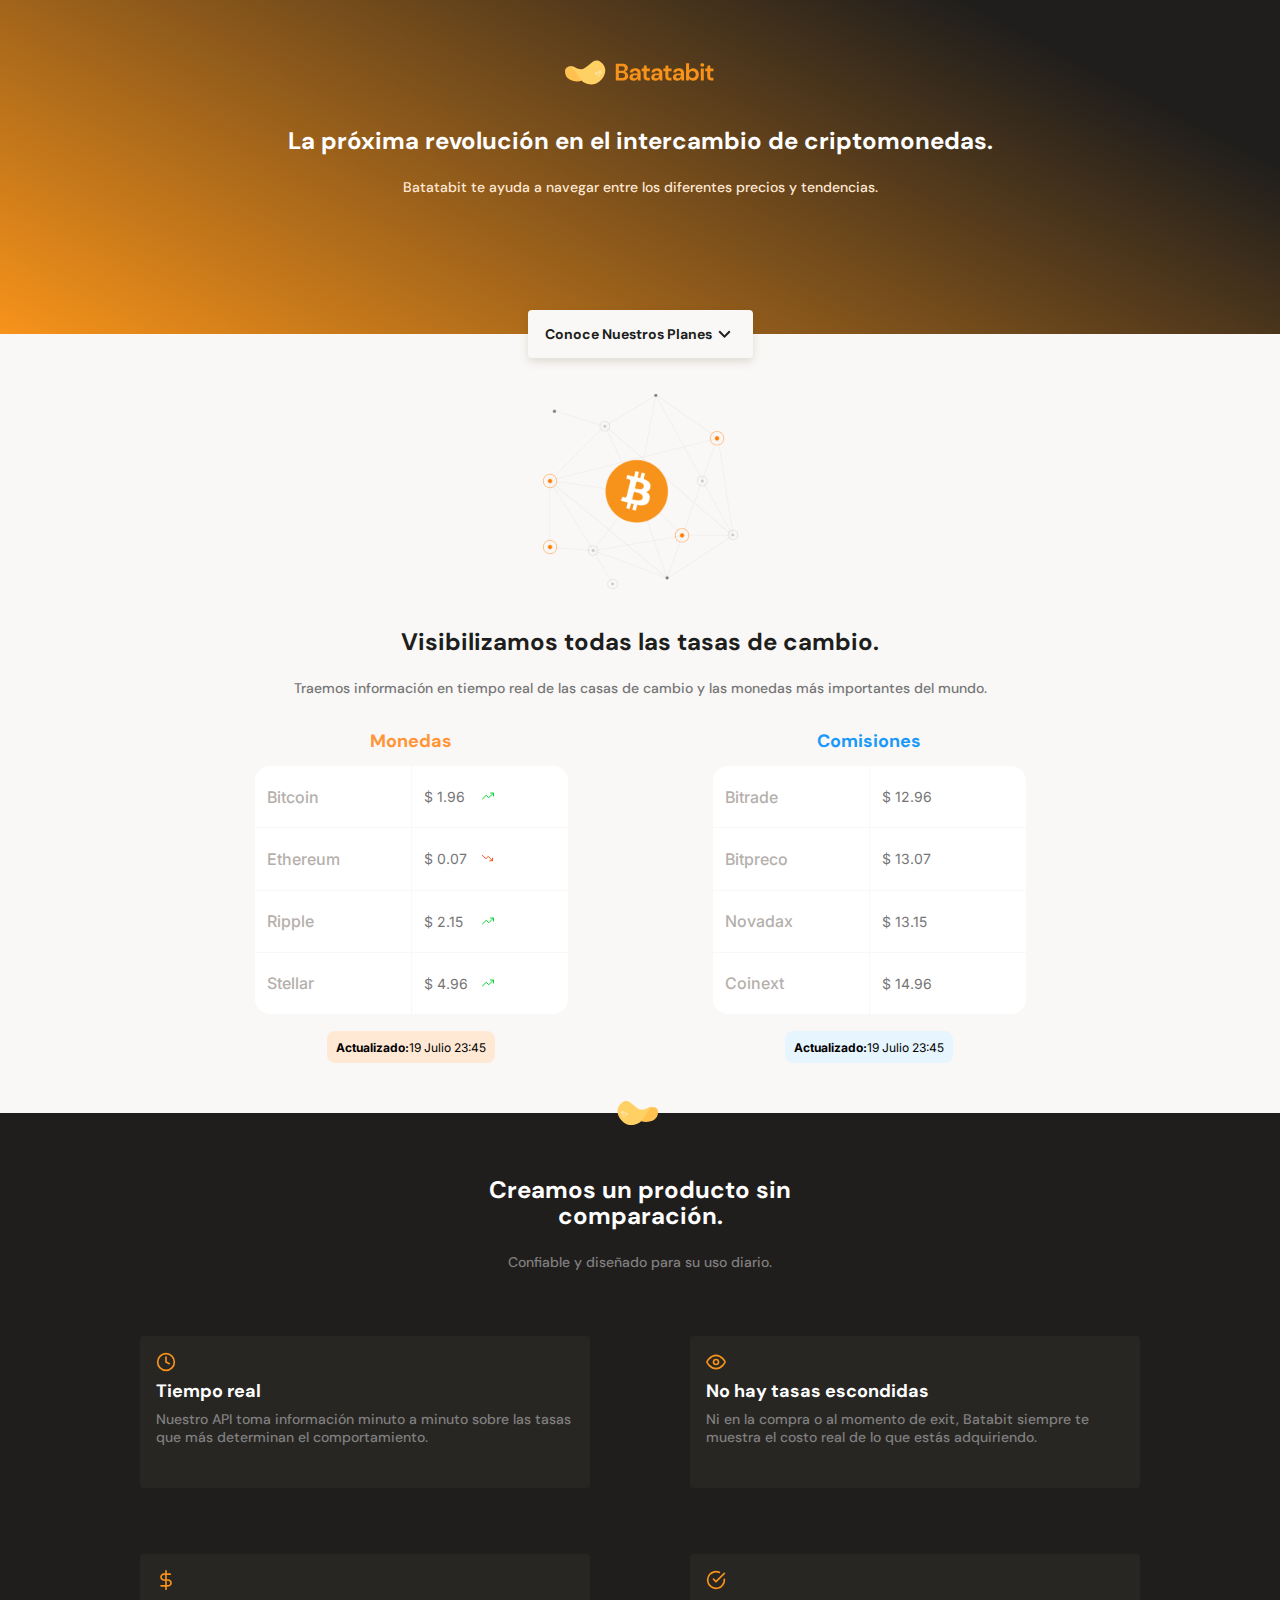
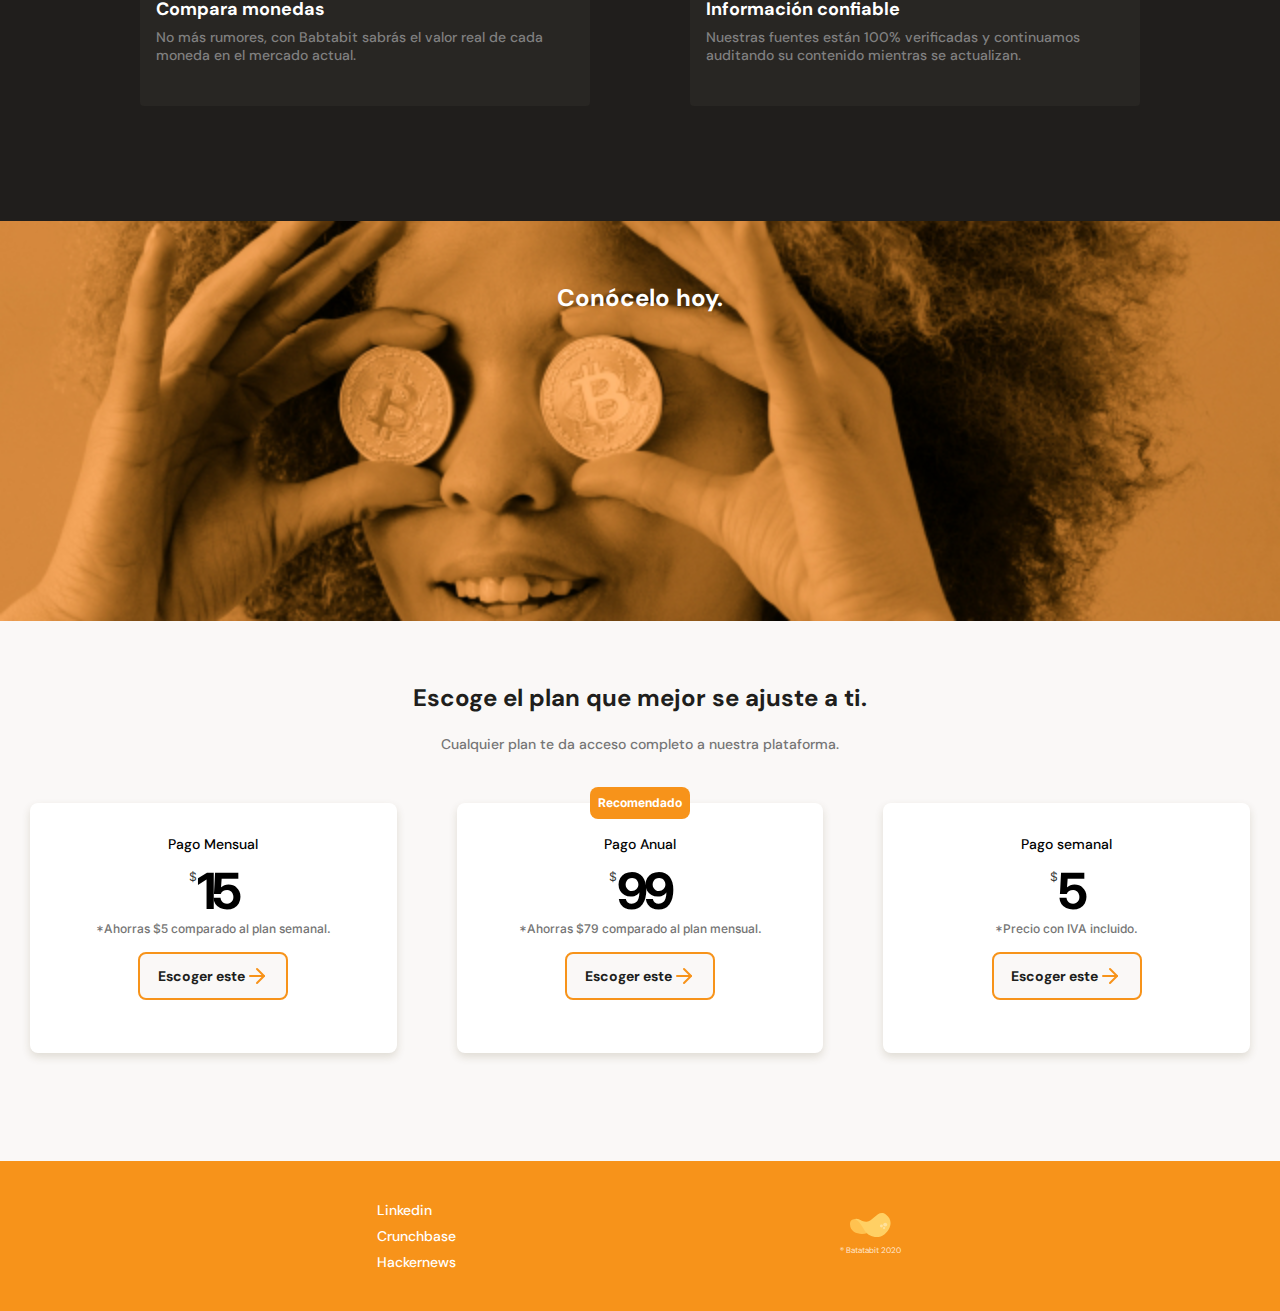
<file: index.html>
<!DOCTYPE html>
<html lang="en">
<head>
    <meta charset="UTF-8">
    <meta http-equiv="X-UA-Compatible" content="IE=edge">
    <meta name="viewport" content="width=device-width, initial-scale=1.0">
    <link rel="stylesheet" href="./css/style.css">
    <link rel="stylesheet" href="./css/desktop.css" media="screen and (min-width: 1024px)">
    <link rel="preconnect" href="https://fonts.googleapis.com">
    <link rel="preconnect" href="https://fonts.gstatic.com" crossorigin>
    <link href="https://fonts.googleapis.com/css2?family=DM+Sans:wght@400;500;700&family=Inter:wght@300;500;700&display=swap" rel="stylesheet">
    <title>Document</title>
</head>
<body>
    <header>
        <figure>
            <img src="./assets/images/Group_19.svg" alt="" class="logo">
        </figure>
        <div class="header--title-container">
            <h1>La próxima revolución en el intercambio de criptomonedas.</h1>
            <p>Batatabit te ayuda a navegar entre los diferentes precios y tendencias.</p>
            <a href="#plans" class="header--button"> Conoce Nuestros Planes <span></span></a>
        </div>
    </header>

    <main>
        <section class="main-exchange-container">
            <div class="backgroundImg"></div>
            <div class="main-exchange-container--title"> 
                <h2>Visibilizamos todas las tasas de cambio.</h2>
                <p>Traemos información en tiempo real de las casas de cambio y las monedas más importantes del mundo.</p>
            </div>
            <section class="main-tables-container">
                <div class="main-currency-table">

                    <p class="currency-table--title">Monedas</p>
                    <div class="currency-table--container">
                        <table >
                           <tbody>
                            <tr>
                                <td class="table__top-left table__left">Bitcoin</td>
                                <td class="table__top-right table__right"><p>$ 1.96</p><span class="table-item__trending-up"></span></td>
                            </tr>
                            <tr>
                                <td class="table__left">Ethereum</td>
                                <td class="table__right"><p>$ 0.07</p><span class="table-item__trending-down"></span></td>
                            </tr>
                            <tr>
                                <td class="table__left">Ripple</td>
                                <td class="table__right"><p>$ 2.15</p><span class="table-item__trending-up"></span></td>
                            </tr>
                            <tr>
                                <td class="table__bottom-left table__left">Stellar</td>
                                <td class="table__bottom-right table__right"><p>$ 4.96</p><span class="table-item__trending-up"></span></td>
                            </tr>
                           </tbody>
                        </table>
                        
                    </div>
                    
                    <p class="currency-table--date"><b>Actualizado: </b> 19 Julio 23:45</p>
                </div>
                <div class="main-commission-table">

                    <p class="commission-table--title">Comisiones</p>
                    <div class="currency-table--container">
                        <table >
                            <tr>
                                <td class="table__top-left table__left">Bitrade</td>
                                <td class="table__top-right table__right">$ 12.96</td>
                            </tr>
                            <tr>
                                <td class="table__left">Bitpreco</td>
                                <td class="table__right">$ 13.07</td>
                            </tr>
                            <tr>
                                <td class="table__left">Novadax</td>
                                <td class="table__right">$ 13.15</td>
                            </tr>
                            <tr>
                                <td class="table__bottom-left table__left">Coinext</td>
                                <td class="table__bottom-right table__right">$ 14.96</td>
                            </tr>
                        </table>
                       
                    </div>
                    <p class="commission-table--date"><b>Actualizado: </b> 19 Julio 23:45</p>
                </div>
               
            </section>
            <div class="table-container--bottom"> <span class="table-container--bottom-icon"></span></div>
        </section>

        <section class="main-info-container">
            <div class="main-info-container--title">
                <h2>Creamos un producto sin comparación.</h2>
                <p>Confiable y diseñado para su uso diario.</p>
            </div>
            <section class="info-box--container">
                <div class="info-box">
                    <span class="info-box__icon clock"></span>
                    <p class="info-box__title">Tiempo real</p>
                    <p class="info-box__text">Nuestro API toma información minuto a minuto sobre las tasas que más determinan el comportamiento.</p>
                </div>
                <div class="info-box">
                    <span class="info-box__icon eye"></span>
                    <p class="info-box__title">No hay tasas escondidas</p>
                    <p class="info-box__text">Ni en la compra o al momento de exit, Batabit siempre te muestra el costo real de lo que estás adquiriendo.</p>
                </div>
                <div class="info-box">
                    <span class="info-box__icon dollar-sign"></span>
                    <p class="info-box__title">Compara monedas</p>
                    <p class="info-box__text">No más rumores, con Babtabit sabrás el valor real de cada moneda en el mercado actual.</p>
                </div>
                <div class="info-box">
                    <span class="info-box__icon check-circle"></span>
                    <p class="info-box__title">Información confiable</p>
                    <p class="info-box__text">Nuestras fuentes están 100% verificadas y continuamos auditando su contenido mientras se actualizan.</p>
                </div>
            </section>
        </section>

        <section class="bitcoin-img-container">
            <h2>Conócelo hoy.</h2>
        </section>

        <section class="main-plans-container" id="plans">
            
            <div class="main-plans-container--title">
                <h2>Escoge el plan que mejor se ajuste a ti.</h2>
                <p>Cualquier plan te da acceso completo a nuestra plataforma.</p>
            </div>
            <section class="plan-prices-container">
                <div class="plan-prices">
                    
                    <div class="plan-info">
                        <p class="plan-info--subscription-time">Pago Mensual</p>
                        <div class="plan-info--subscription-price">
                            <p>$</p>
                            <p>15</p>
                        </div>
                        <div class="plan-info--discount">
                            <p>*Ahorras $5 comparado al plan semanal.</p>
                        </div>
                        
                    </div>

                    <div class="plan-info--price-select-container">
                        <a href="#" class="plan-info--price-select"><p>Escoger este</p> <span class="price-select--icon"></span></a>
                    </div>
                </div>
                <div class="plan-prices ">
                    <div class="recommended">
                        <p>Recomendado</p>
                    </div>

                    <div class="plan-info">
                        <p class="plan-info--subscription-time">Pago Anual</p>
                        <div class="plan-info--subscription-price">
                            <p>$</p>
                            <p>99</p>
                        </div>
                        <div class="plan-info--discount">
                            <p>*Ahorras $79 comparado al plan mensual.</p>
                        </div>
                        
                    </div>

                    <div class="plan-info--price-select-container">
                        <a href="#" class="plan-info--price-select"><p>Escoger este</p> <span class="price-select--icon"></span></a>
                    </div>
                </div>
                <div class="plan-prices ">

                    <div class="plan-info">
                        <p class="plan-info--subscription-time">Pago semanal</p>
                        <div class="plan-info--subscription-price">
                            <p>$</p>
                            <p>5</p>
                        </div>
                        <div class="plan-info--discount">
                            <p>*Precio con IVA incluido.</p>
                        </div>
                        
                    </div>

                    <div class="plan-info--price-select-container">
                        <a href="#" class="plan-info--price-select"><p>Escoger este</p> <span class="price-select--icon"></span></a>
                    </div>
                </div>
            </section>
            
        </section>
    </main>

    <footer>
        <div class="footer_links-container">
            <a href="#">Linkedin</a>
            <a href="#">Crunchbase</a>
            <a href="#">Hackernews</a>
        </div>
        <div class="footer-icon-container">
            <span class="footer-icon"></span>
            <p>® Batatabit 2020</p>
        </div>
    </footer>
</body>
</html>
</file>
<file: css/style.css>
* {box-sizing: border-box; margin: 0; padding: 0;}

:root 
{
 --linear_gradient: #F7931A; 
 --bitcoin_orange: #F7931A;
 --soft_orange: #FFE9D5;
 --secondary_blue: #1A9AF7;
 --soft_blue: #E7F5FF;
 --black: #000;
 --warm_black: #201E1C; 
 --warm_black_2: #282623;
 --gray: #BABABA;
 --gray-2: #B5B0AC;
 --silver: #757575;
 --off_white: #FAF8F7;
 --white: #ffffff; 
}

html {
    font-size: 62.5%;
    font-family: 'DM Sans', sans-serif;
}

header {
    position: relative; 
    display: flex; 
    flex-direction: column;
    justify-content: center; 
    width: 100%; 
    min-width: 320px; 
    height: 334px; 
    text-align: center; 
    background: linear-gradient(207.8deg, #201E1C 16.69%, #F7931A 100%); }

.logo {
    width: 150px; 
    height: 25px;
    margin-top: 60px;}

.header--title-container {
    display: flex;
    flex-direction: column;
    align-items: center;
    width: 90%;
    min-width: 288px;
    max-width: 900px;
    height: 250px;
    margin-top: 40px;
    align-self: center;}


.header--title-container h1 {
    color: var(--white); 
    font-weight: 700; 
    font-size: 2.4rem; 
    line-height: 2.6rem;}
.header--title-container p {
    color: var(--soft_orange); 
    font-weight: 500; 
    font-size: 1.4rem; 
    line-height: 18px;
    margin-top: 24px;}
.header--button{display: flex; 
    justify-content: center; 
    align-items: center;
    width: 225px; 
    height: 48px; 
    position: absolute;
    bottom: -24px;
    background-color: var(--off_white);
    font-size: 1.4rem;
    font-weight: 700;
    text-decoration: none;
    color: var(--warm_black);
    border-radius: 4px;
    box-shadow: 0px 4px 8px rgba(89, 73, 30, 0.16);}
    .header--button span {
        display: flex;
        background-image: url('../assets/icons/mdi_keyboard_arrow_down.svg');
        width: 24px;
        height: 24px;}




    main {
        width: 100%; 
        height: auto; 
        background-color: var(--off_white);}
    .main-exchange-container {
        width: 100%;
        height: auto;
        display: flex; 
        flex-direction: column;
        position: relative;
        align-items: center;
        text-align: center;}
    .backgroundImg {
        width: 195px; 
        height: 195px; 
        margin-top: 60px; 
        background-image: url('../assets/images/Bitcoin.svg'); 
        background-size: contain;}
    .main-exchange-container--title h2 {
        font-weight: 700;
        font-size: 2.4rem;
        line-height: 2.6rem;
        color: var(--warm_black);
        margin-top: 40px;}
    .main-exchange-container--title p {
        font-weight: 500;
        font-size: 1.4rem;
        line-height: 1.8rem;
        color: var(--silver);
        margin-top: 24px;}


.main-tables-container {margin-top: 32px; display: flex; flex-direction: column; position: relative; width: 100%; }
.currency-table--title {text-align: center; color: #FF9536; font-size: 1.8rem; font-weight: 700;}     
.currency-table--container {width:90%; height: 250px; min-width: 230px; max-width: 350px; position: relative; margin: 0 auto;}   
 table {width: 100%; height: 100%;  margin-top: 12px; border-radius: 15px; border-spacing: 1px;}
 .currency-table--container td {background-color: var(--white);}

.table__top-left {border-radius: 15px 0 0 0;}
.table__left {
    font-size: 1.6rem; 
    font-family: 'Inter', sans-serif; 
    text-align: start; 
    font-weight: 500; 
    color: var(--gray-2); 
    padding: 10px 12px; 
    width: 50%;}
.table__bottom-left {border-radius: 0 0 0 15px;}
    
.table__top-right {border-radius: 0 15px 0 0;}    
.table__right {
    font-size: 1.4rem; 
    font-family: 'Inter', sans-serif; 
    text-align: start; 
    font-weight: 400; 
    color: var(--silver); 
    padding: 10px 12px;}
.table__bottom-right {border-radius: 0 0 15px 0;}

.table__right p {display: inline-block; width: 48px;}
.table-item__trending-up {
    display: inline-block; 
    margin-left: 10px;
    width: 12px; 
    height: 12px; 
    background-image: url('../assets/icons/trending-up\ 1.svg'); 
    background-size: contain;
    background-position: center; 
    background-repeat:no-repeat;}
.table-item__trending-down {
    display: inline-block; 
    margin-left: 10px; 
    width: 12px; 
    height: 12px; 
    background-image: url('../assets/icons/trending-down\ 1.svg'); 
    background-size: contain; 
    background-position: center; 
    background-repeat:no-repeat; }

.currency-table--date{
    background-color: var(--soft_orange); 
    width: 168px; 
    height: 32px; 
    font-family: 'Inter', sans-serif; 
    font-weight: 400; 
    font-size: 1.2rem; 
    display: flex; 
    align-self: center;
    align-items: center; 
    margin: 16px auto 40px auto;
    justify-content: center; 
    border-radius: 8px;}
    



.main-currency-table {display: block; width: 70%; min-width: 235px; max-width: 400px; margin: 0 auto;}

.commission-table--title {text-align: center; color: var(--secondary_blue); font-size: 1.8rem; font-weight: 700;}

.commission-table--date{
    background-color: var(--soft_blue); 
    width: 168px; 
    height: 32px; 
    font-family: 'Inter', sans-serif; 
    font-weight: 400; 
    font-size: 1.2rem; 
    display: flex; 
    align-self: center;
    align-items: center; 
    margin: 16px auto 0 auto;
    justify-content: center; 
    border-radius: 8px; margin-bottom: 50px;}



.main-commission-table {display: block; width: 70%; min-width: 235px; max-width: 400px; margin: 0 auto;}

.table-container--bottom {display: flex;  width: 60px; height: 24px; position: absolute; bottom: -12px;  }
.table-container--bottom-icon {
    display: flex;
    width: 100%; 
    height: 100%;
    background-image: url('../assets/images/Group_18.svg');
    background-size:contain;
    background-position: center;
    background-repeat: no-repeat;
    transform: rotateY(180deg);
    z-index: 50;}




.main-info-container {
    width: 100%;
    height: 900px; 
    background-color: var(--warm_black);
    position: relative;
    text-align: center;}

.main-info-container--title h2 {
    width: 90%;
    margin: 0 auto;
    color: var(--white);
    font-size: 2.4rem; 
    line-height: 2.6rem;
    font-weight: 700;
    padding-top: 64px;
    }

.main-info-container--title p {
    color: #808080;
    font-size: 1.4rem; 
    line-height: 1.8rem;
    font-weight: 500;
    padding-top: 24px;
    }

.info-box--container {
    width: 100%;
    height: auto;
    display: flex;
    flex-direction: column;
    align-items: center;}


.info-box {
    width: 90%;
    min-width: 288px;
    max-width: 400px;
    height: 152px;
    background-color: var(--warm_black_2);
    margin-top: 16px;
    border-radius: 4px;
    padding: 16px;
    text-align: start;}
.info-box:first-child {margin-top: 32px;}
.info-box__icon {
    display: block;
    width: 20px;
    height: 20px;
}
.clock {
    background-image: url('../assets/icons/clock_1.svg');
    background-size: contain;
    background-repeat: no-repeat;
    background-position: center;
}
.eye {
    background-image: url('../assets/icons/eye_1.svg');
    background-size: contain;
    background-repeat: no-repeat;
    background-position: center;
}
.dollar-sign {
    background-image: url('../assets/icons/dollar-sign_1.svg');
    background-size: contain;
    background-repeat: no-repeat;
    background-position: center;
}
.check-circle {
    background-image: url('../assets/icons/check-circle.svg');
    background-size: contain;
    background-repeat: no-repeat;
    background-position: center;
}


.info-box__title {
    font-size: 1.8rem;
    line-height: 1.8rem;
    font-weight: 700;
    color: var(--white);
    margin: 10px 0;
}
.info-box__text {
    font-size: 1.4rem;
    line-height: 1.8rem;
    font-weight: 500;
    color: #808080;
}




.bitcoin-img-container {
    width: 100%; 
    height: 400px; 
    background-image: url('../assets/images/bitcoinbaby_1.jpg');
    background-size: cover;
    background-repeat: no-repeat;
    background-position:center}
.bitcoin-img-container h2 {
    font-size: 2.4rem;
    font-weight: 700;
    line-height: 2.6rem;
    text-align: center;
    color: var(--white);
    padding-top: 64px;
}




.main-plans-container {width: 100%; height: 540px;}

.main-plans-container--title {
    width: 90%;
    height: auto;
    margin: 0 auto;
    text-align: center;}
.main-plans-container--title h2 {
    font-size: 2.4rem;
    font-weight: 700;
    line-height: 2.6rem;
    color: var(--warm_black);
    padding-top: 64px;
}
.main-plans-container--title p {
    font-size: 1.4rem;
    font-weight: 500;
    line-height: 1.8rem;
    color: var(--silver);
    padding-top: 24px;
}
.plan-prices-container { 
    height: 316px;
    display: flex;  
    position: relative; 
    overflow-x: scroll; 
    overscroll-behavior-x:contain;
    scroll-snap-type: x proximity; 
    margin: 0 auto;}

.plan-prices { 
    min-width: 230px; 
    width: 70%; 
    max-width: 400px; 
    box-shadow: 0px 4px 8px rgb(89 73 30 / 16%); 
    height: 250px; 
    display: flex; 
    position: relative; 
    flex-direction: column; 
    align-items: center; 
    margin: 50px 30px 0; 
    background-color: var(--white); 
    border-radius: 8px; 
    scroll-snap-align: center;}

.recommended {display: flex; align-items: center; justify-content: center; position: absolute; top: -16px; width: 100px; height: 32px; background-color: var(--bitcoin_orange); border-radius: 8px; font-size: 1.2rem; font-family: 'Inter', sans-serif; line-height: 1.4rem; color: var(--white); font-weight: 700;}
.plan-info {margin: 32px auto 16px; display: flex; flex-direction: column; align-items: center; }
.plan-info--subscription-time { display: block; font-weight: 500; font-size: 1.4rem; line-height: 1.8rem; color: #000; margin-bottom: 8px;}
.plan-info--subscription-price {display: flex;}
.plan-info--subscription-price p:first-child {font-size: 1.2rem; font-family: 'Inter',sans-serif; color:#363636; line-height: 3.2rem;}
.plan-info--subscription-price p:last-child {font-size: 5rem; letter-spacing: -0.4rem; font-weight: 700; font-family: 'Inter', sans-serif;}
.plan-info--discount {font-size: 1.2rem; font-family: 'Inter',sans-serif; color: var(--silver); font-weight: 500; text-align: center;}
.plan-info--price-select  {font-size: 1.4rem; font-weight: 700; color: var(--warm_black); text-decoration: none; display: flex; justify-content: center; align-items: center; width: 150px; height: 48px; background-color: var(--off_white); border-radius: 8px; border: 2px solid var(--bitcoin_orange);}
.plan-info--price-select p {display: inline-block;}
.price-select--icon {display: inline-block; width: 24px; height: 24px; background-image: url('../assets/icons/arrow-right.svg');}
.plan-info--price-select-container {margin-bottom: 24px;}





footer {width: 100%; height: 150px;  background-color: var(--bitcoin_orange); display: flex; justify-content: space-evenly; align-items: center;}
.footer_links-container {
    width: 84px; 
    height: 70px; 
    display: flex;
    flex-direction: column;
    justify-content: space-between;}
.footer_links-container a {
    text-decoration: none;
    font-size: 1.4rem;
    line-height: 1.8rem;
    font-weight: 500;
    color: var(--white);}
.footer-icon-container {
    display: flex;
    flex-direction: column;
    flex-wrap: wrap;
    align-items: center;
    justify-content: space-around;
    width: 64px;
    height: 50px;}
.footer-icon {
    width: 41px;
    height: 24px;
    background-image: url('../assets/images/Group_18.svg');
    background-size: cover;
    background-repeat: no-repeat;
    background-position: -12px;}
.footer-icon-container p {
    font-size: 0.8rem;
    font-weight: 500px;
    line-height: 1.8rem;
    color: var(--soft_orange);}
</file>
<file: css/desktop.css>
.main-tables-container {flex-direction: row; justify-content: space-evenly;}
        .main-currency-table  {margin: 0; margin-left: 10%;  max-width: 350px;}
        .main-commission-table {margin: 0; margin-right: 10%;  max-width: 350px;}
        .currency-table--container {max-width: 400px;}
        .main-info-container {display: flex; flex-direction: column; align-items: center; height: auto; padding-bottom: 50px;}
        .info-box--container {flex-direction: row; flex-wrap: wrap; align-content: space-evenly; justify-content: space-evenly; width: 100%; max-width: 1200px; height: 500px;}
        .info-box {width: 0; margin: 0; max-width: 500px; display: flex; flex-basis: 450px;  flex-direction: column;  }
        .info-box:first-child {margin: 0; }
        .plan-prices-container {justify-content: center;}
        .plan-prices-container::-webkit-scrollbar {display: none;}
</file>
